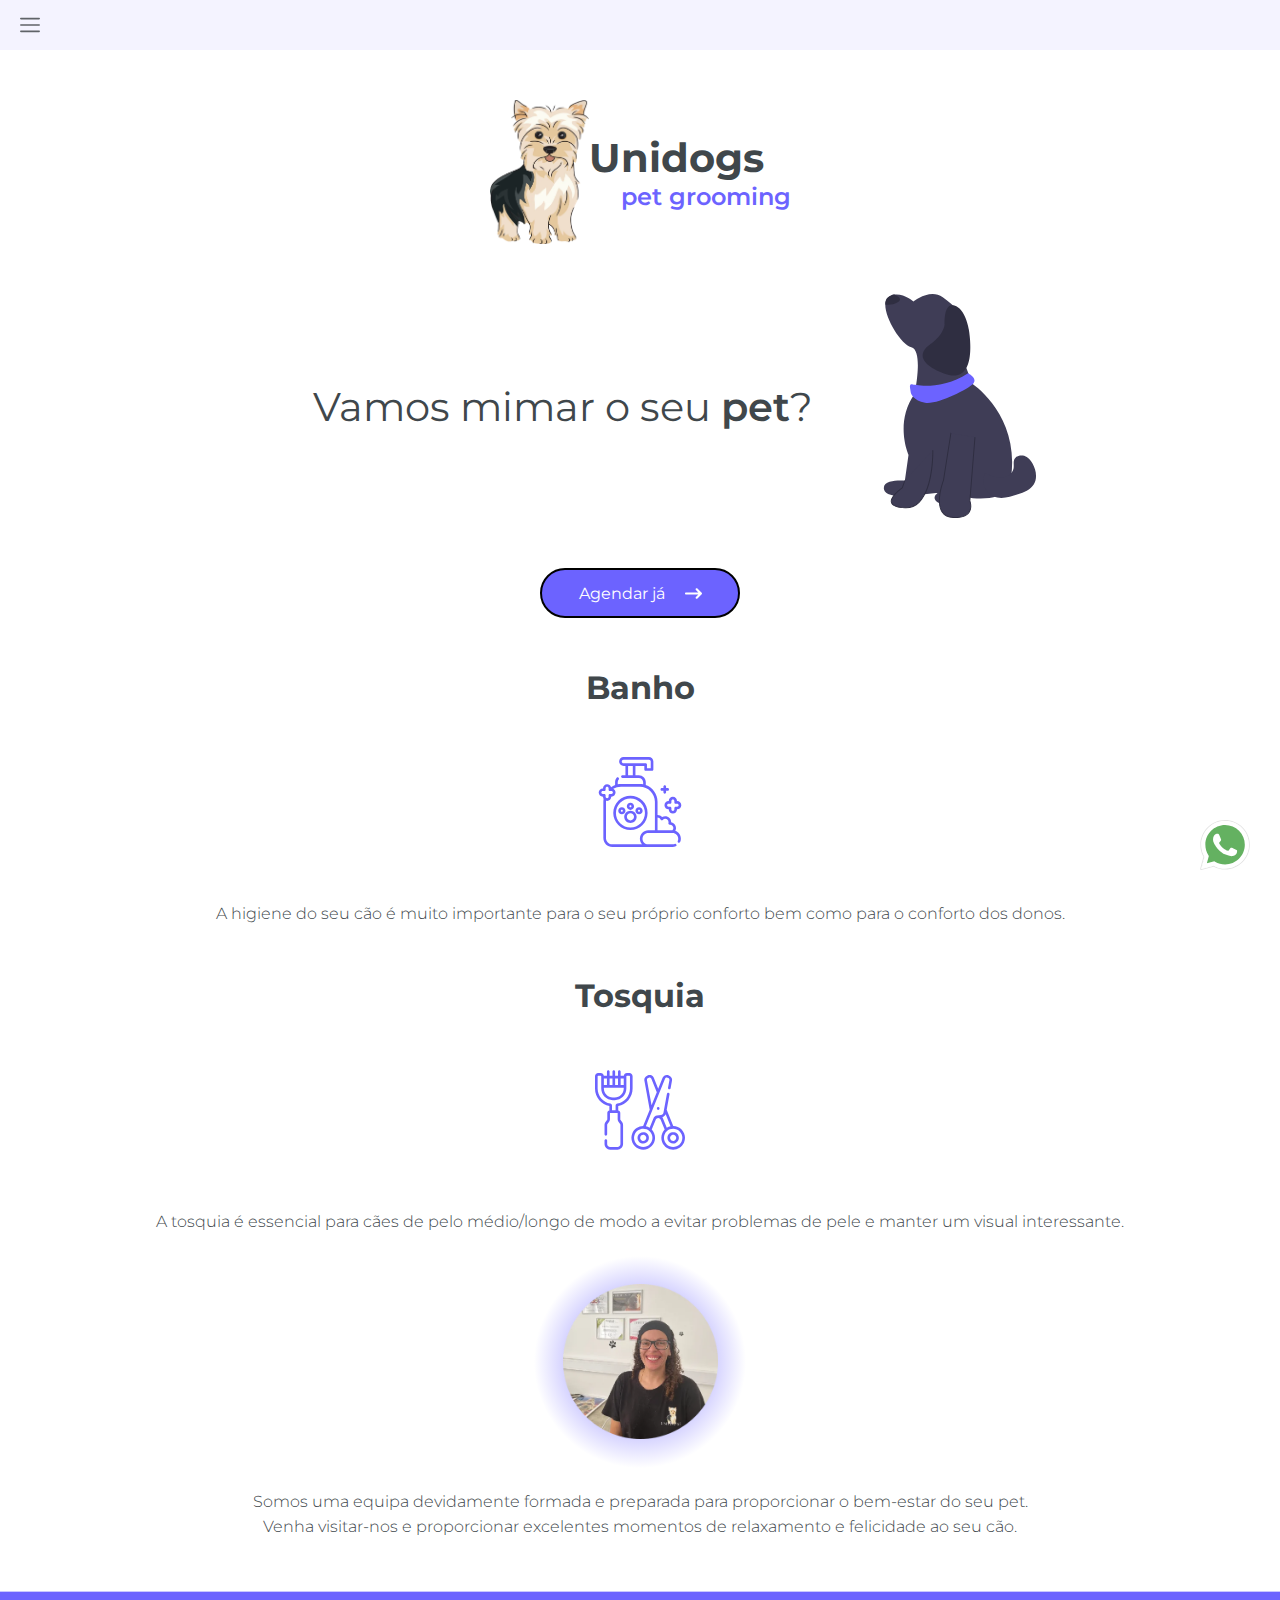
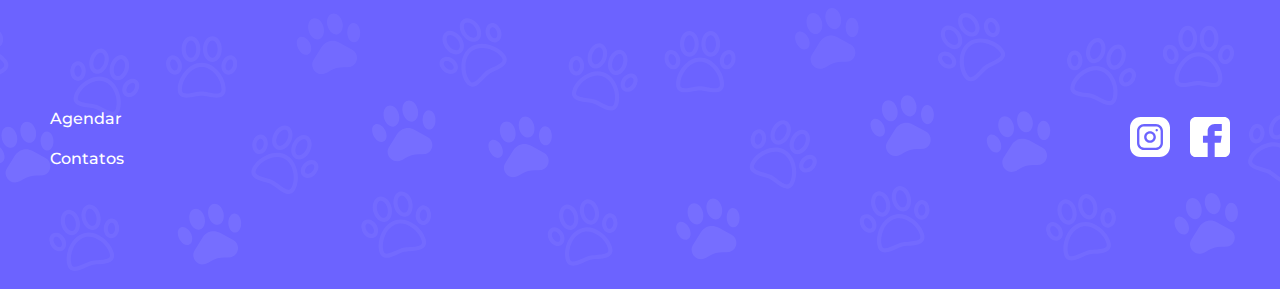
<file: index.html>
<!DOCTYPE html>
<html lang="pt">
    <head>
      <meta charset="UTF-8" />
      <meta name="description" content="Quer mimar o seu pet? A Unidogs Petgrooming é uma pet shop em Lisboa e estamos preparados para prestar excelentes cuidados ao seu cão.">
      <meta http-equiv="X-UA-Compatible" content="IE=edge" />
      <meta name="viewport" content="width=device-width, initial-scale=1.0" />
    <meta name="keywords" content="Pet grooming, Dog grooming, Pet care services, Dog bathing, Pet salon, Animal grooming, Professional groomers, Dog hair trimming, Pet wellness, Dog grooming Lisbon, Pet grooming Portugal, Dog health care, Pet spa services, Animal care, Dog grooming products, Pet grooming tips, Mobile pet grooming, Luxury pet grooming, Eco-friendly pet care, Tosquia de animais, Grooming para cães, Serviços de cuidados com animais, Banho de cão, Salão para animais de estimação, Tosquia animal, Profissionais em grooming, Corte de pelo de cão, Bem-estar animal, Tosquia de cães Lisboa, Grooming de animais Portugal, Cuidado de saúde para cães, Serviços de spa para animais, Cuidado com animais, Produtos para grooming de cães, Dicas de grooming para animais, Grooming móvel para animais, Tosquia de luxo para animais, Cuidados ecológicos para animais, Ofertas de grooming para animais">

      <title>Unidogs</title>
      <link rel="icon" type="image/x-icon" href="svg/favicon.png">
      <link rel="preconnect" href="https://fonts.googleapis.com" />
      <link rel="preconnect" href="https://fonts.gstatic.com" crossorigin />
      <link
        href="https://fonts.googleapis.com/css2?family=Montserrat:wght@300;400;500;600;700&display=swap"
        rel="stylesheet"
      />
      <link rel="stylesheet" href="style.css"/>
      <!-- Google tag (gtag.js) -->
<script async src="https://www.googletagmanager.com/gtag/js?id=G-J7P8L3NVKB"></script>
<script>
  window.dataLayer = window.dataLayer || [];
  function gtag(){dataLayer.push(arguments);}
  gtag('js', new Date());

  gtag('config', 'G-J7P8L3NVKB');
</script>
    </head>
    <div class="side-bar height-100per position-fixed background-color-primary top-0 z-index-3 side-bar-collapsed">
      <div class="side-bar-header flex align-center height-50px">
        <img class="side-bar-close-icon bar-icon" src="svg/close-icon.svg" alt="">
      </div>
      <div class="side-bar-links margin-top-50px align-justify-center flex text-align-center">
        <ul>
          <li class="side-bar-item text-color-white"> <a href="index.html">Home</a></li>
          <li class="side-bar-item text-color-white"> <a href="https://wa.me/351966403681" target="_blank">Agendar</a></li>
          <li class="side-bar-item text-color-white"> <a href="https://instagram.com/unidogs_petgrooming" target="_blank">Galeria</a></li>
          <li class="side-bar-item text-color-white"> <a href="contacts.html">Contatos</a></li>
        </ul>
      </div>
    </div>
    <div class="whatsapp-button position-fixed z-index-2">
      <a href="https://wa.me/351966403681" target="_blank">
      <img class="whatsapp-icon" src="svg/whatsapp.svg" alt="whatsapp">
  </a>
  </div>
    <body>
    <div class="content"> 
      <header>
        <nav>
          <div class="nav-bar position-fixed flex align-center width-100vw height-50px top-0 z-index-2">
            <div class="icon-wrapper flex align-justify-center position-absolute border-radius-100">
              <img class="menu-bar bar-icon position-relative" src="svg/menu-icon.svg" alt="menu-bar" />
            </div>
          </div>
        </nav>
      </header>
      <main>
        <section class="header-section position-relative width-100vw">
          <div class="header-flex flex align-justify-center width-100vw">
            <img class="logo" src="img/unidogs-logo.webp" alt="logo" />
            <div class="brand-text">
              <h1 class="brand-name text-color-secondary font-weight-700">Unidogs</h1>
              <h2 class="brand-name-secondary text-color-secondary font-weight-600">pet grooming</h2>
            </div>
          </div>
        </section>
        <section class="call-to-action position-relative width-100vw margin-top-50px">
          <div class="call-to-action-flex flex align-justify-center">
            <div class="cta-text-wrapper text-align-center">
              <p class="call-to-action-text text-color-secondary font-weight-400">
                Vamos mimar o seu <span class="pet-text font-weight-600">pet</span>?
              </p>
            </div>
            <img class="dog-image" src="svg/dog.svg" alt="dog-image" />
          </div>
          <div class="button-wrapper position-relative flex justify-center width-100vw margin-top-50px">
            <a
              class="whatsapp-link"
              href="https://wa.me/351966403681"
              target="_blank"
            >
              <div class="button flex align-justify-center background-color-primary height-50px border-radius-100">
                <p class="button-text text-color-white font-size-16 font-weight-400">Agendar já</p>
                <img
                  class="button-arrow-right"
                  src="svg/arrow-right.svg"
                  alt="arrow-right"
                />
              </div>
            </a>
          </div>
        </section>
  
        <section class="services-wrapper position-relative">
          <div class="services flex justify-center flex-dir-column">
            <div class="item-1 text-align-center margin-top-50px">
              <h1 class="service-title text-color-secondary font-weight-700">Banho</h1>
              <img
                class="service-img margin-top-50px"
                src="svg/icon_pet_shampoo.svg"
                alt="pet-shampoo"
              />
              <p class="services-text text-color-secondary font-size-16 font-weight-300 margin-top-50px">
                A higiene do seu cão é muito importante para o seu próprio
                conforto bem como para o conforto dos donos.
              </p>
            </div>
            <div class="item-2 text-align-center margin-top-50px">
              <h1 class="service-title text-color-secondary font-weight-700">Tosquia</h1>
              <img
                class="service-img margin-top-50px"
                src="svg/icon_pet_grooming.svg"
                alt="pet-grooming"
              />
              <p class="services-text text-color-secondary font-size-16 font-weight-300 margin-top-50px">
                A tosquia é essencial para cães de pelo médio/longo de modo a
                evitar problemas de pele e manter um visual interessante.
              </p>
            </div>
          </div>
        </section>
  
        <section class="presentation-wrapper position-relative margin-top-50px">
          <div class="presentation flex align-justify-center">
            <img src="img/mary-mattos.webp" alt="" class="profile-picture z-index-1" />
            <div class="profile-gradient position-absolute"></div>
          </div>
          <div class="presentation-text-wrapper margin-top-50px">
            <p class="presentation-text">
              <p class="presentation-text text-color-secondary font-size-16 font-weight-300 text-align-center">
                Somos uma equipa devidamente formada e preparada para proporcionar o bem-estar do seu pet.
              </p>
              <p class="presentation-text text-color-secondary font-size-16 font-weight-300 text-align-center">
                Venha visitar-nos e proporcionar excelentes momentos de relaxamento e felicidade ao seu cão.
              </p>
            </p>        
          </div>
        </section>
      </main>
    </div> 
      <footer class="position-relative margin-top-50px height-300px">
        <div class="paw-footer">
          <img class="paw-footer-img width-100vw height-300px" src="svg/paws_footer.svg" alt="">
        <div class="footer-links position-absolute flex align-center width-100vw height-300px text-color-white font-size-16 font-weight-500 top-0">
            <ul>
              <li class="footer-item"><a href="https://wa.me/351966403681" target="_blank">Agendar</a></li>
              <li class="footer-item"><a href="contacts.html">Contatos</a></li>
            </ul>
          </div>
          <div class="social-media-icons text-color-white position-absolute flex align-justify-center height-300px">
            <a href="https://instagram.com/unidogs_petgrooming" target="_blank"> <img class="instagram-icon" src="svg/instagram-icon.svg" alt="instagram"> </a>
            <a href="https://www.facebook.com/Unidogs_Petgrooming-104316328724080" target="_blank"> <img class="facebook-icon" src="svg/facebook-icon.svg" alt="facebook"></a>
          </div>
        </div>
      </footer>
      <script src="app.js"></script>
    </body>
    </html>
</file>
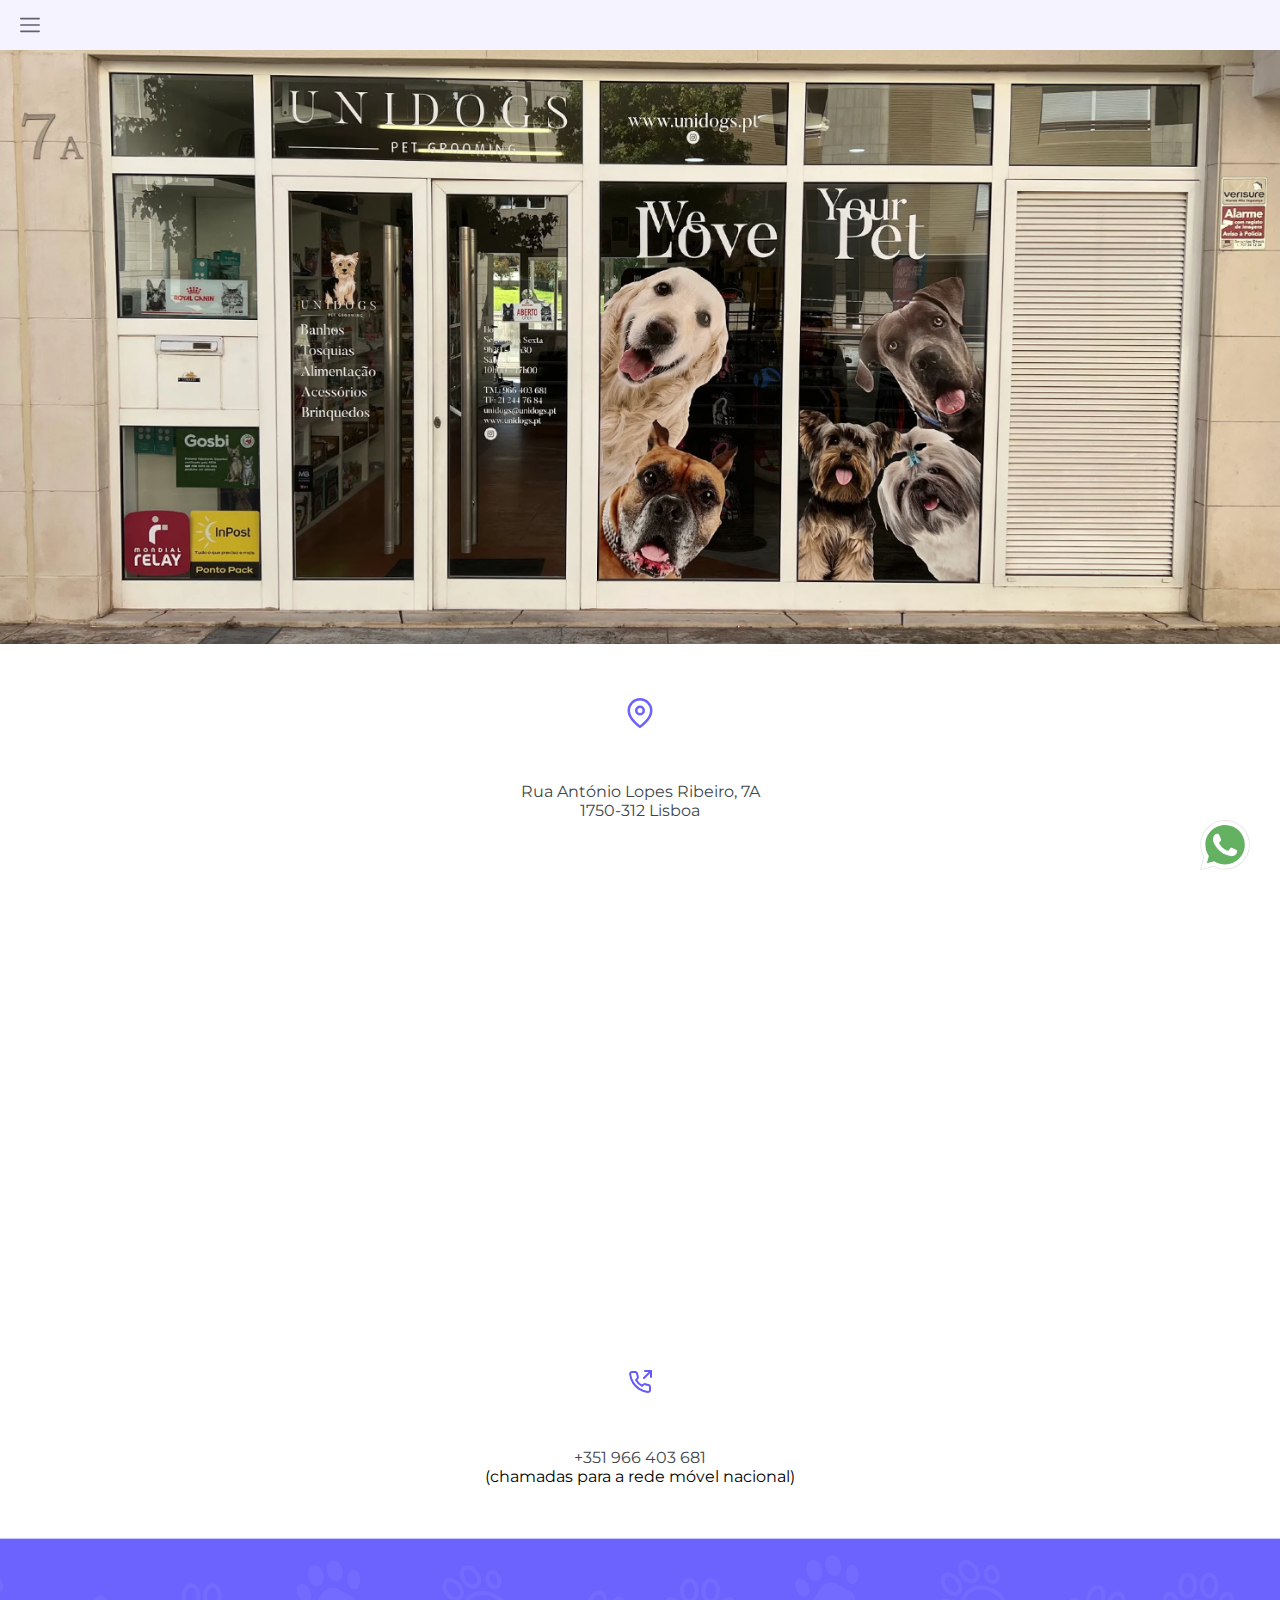
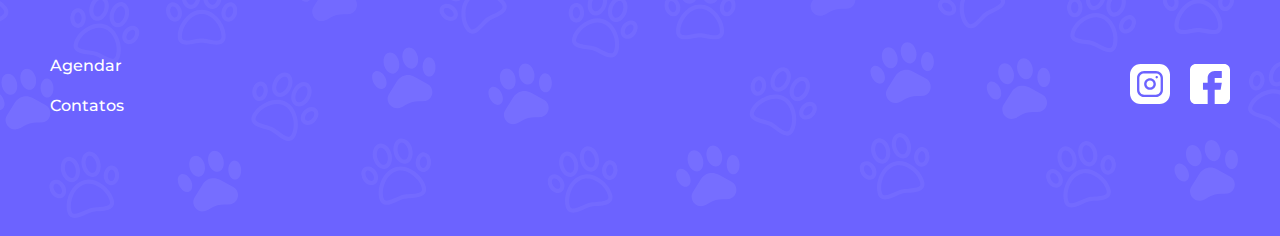
<file: contacts.html>
<!DOCTYPE html>
<html lang="pt">
  <head>
    <meta charset="UTF-8" />
    <meta name="description" content="Quer mimar o seu pet? A Unidogs Petgrooming é uma petshop em Lisboa e estamos preparados para prestar excelentes cuidados ao seu cão.">
    <meta http-equiv="X-UA-Compatible" content="IE=edge" />
    <meta name="viewport" content="width=device-width, initial-scale=1.0" />
    <meta name="keywords" content="Pet grooming, Dog grooming, Pet care services, Dog bathing, Pet salon, Animal grooming, Professional groomers, Dog hair trimming, Pet wellness, Dog grooming Lisbon, Pet grooming Portugal, Dog health care, Pet spa services, Animal care, Dog grooming products, Pet grooming tips, Mobile pet grooming, Luxury pet grooming, Eco-friendly pet care, Tosquia de animais, Grooming para cães, Serviços de cuidados com animais, Banho de cão, Salão para animais de estimação, Tosquia animal, Profissionais em grooming, Corte de pelo de cão, Bem-estar animal, Tosquia de cães Lisboa, Grooming de animais Portugal, Cuidado de saúde para cães, Serviços de spa para animais, Cuidado com animais, Produtos para grooming de cães, Dicas de grooming para animais, Grooming móvel para animais, Tosquia de luxo para animais, Cuidados ecológicos para animais, Ofertas de grooming para animais">
    <title>Contatos</title>
    <link rel="preconnect" href="https://fonts.googleapis.com" />
    <link rel="preconnect" href="https://fonts.gstatic.com" crossorigin />
    <link
      href="https://fonts.googleapis.com/css2?family=Montserrat:wght@300;400;500;600;700&display=swap"
      rel="stylesheet"
    />
    <link rel="stylesheet" href="style.css" />
    <link rel="icon" type="image/x-icon" href="svg/favicon.png" />
  </head>
  <body>
    <div
      class="side-bar height-100per position-fixed background-color-primary top-0 z-index-3"
    >
      <div class="side-bar-header flex align-center height-50px">
        <img
          class="side-bar-close-icon bar-icon"
          src="svg/close-icon.svg"
          alt=""
        />
      </div>
      <div
        class="side-bar-links margin-top-50px align-justify-center flex text-align-center"
      >
        <ul>
          <li class="side-bar-item text-color-white">
            <a href="index.html">Home</a>
          </li>
          <li class="side-bar-item text-color-white">
            <a href="https://wa.me/351966403681" target="_blank">Agendar</a>
          </li>
          <li class="side-bar-item text-color-white">
            <a href="https://instagram.com/unidogs_petgrooming" target="_blank"
              >Galeria</a
            >
          </li>
          <li class="side-bar-item text-color-white">
            <a href="contacts.html">Contatos</a>
          </li>
        </ul>
      </div>
    </div>
    <div class="whatsapp-button position-fixed z-index-2">
      <a href="https://wa.me/351966403681" target="_blank">
        <img class="whatsapp-icon" src="svg/whatsapp.svg" alt="whatsapp" />
      </a>
    </div>
    <div class="content">
      <header>
        <nav>
          <div
            class="nav-bar position-fixed flex align-center width-100vw height-50px top-0 z-index-2"
          >
            <div
              class="icon-wrapper flex align-justify-center position-absolute border-radius-100"
            >
              <img
                class="menu-bar bar-icon position-relative"
                src="svg/menu-icon.svg"
                alt="menu-bar"
              />
            </div>
          </div>
        </nav>
      </header>
      <main>
        <section class="header-section-contacts margin-top-50px">
          <img
            class="header-img width-100vw"
            src="img/unidogs_store.webp"
            alt="store"
          />
        </section>
        <section
          class="contact-info margin-top-50px flex align-center text-align-center"
        >
          <div class="address-info">
            <img class="address-icon" src="svg/map.svg" alt="map-icon" />
            <p
              class="address-line-1 text-color-secondary font-size-16 margin-top-50px"
            >
              Rua António Lopes Ribeiro, 7A
            </p>
            <p class="address-line-2 text-color-secondary font-size-16">
              1750-312 Lisboa
            </p>
          </div>
          <iframe
            src="https://www.google.com/maps/embed?pb=!1m18!1m12!1m3!1d3110.840604023121!2d-9.155912784187372!3d38.76735977959107!2m3!1f0!2f0!3f0!3m2!1i1024!2i768!4f13.1!3m3!1m2!1s0xd19337a12cecb2f%3A0xb9f5a2f6e2e1e4c5!2sUnidogs%20Petgrooming!5e0!3m2!1sen!2spt!4v1663364342465!5m2!1sen!2spt"
            width="100%"
            height="450"
            style="border: 0; margin-top: 50px"
            allowfullscreen=""
            loading="lazy"
            referrerpolicy="no-referrer-when-downgrade"
            title="Google Maps"
          ></iframe>
          <div class="address-info margin-top-50px">
            <img src="svg/phone.svg" alt="phone-icon" />
            <p
              class="phone-line text-color-secondary font-size-16 margin-top-50px"
            >
              <a href="tel:+351966403681">+351 966 403 681</a>
              <p>(chamadas para a rede móvel nacional)</p>
            </p>
          </div>
        </section>
      </main>
    </div>
    <footer class="position-relative margin-top-50px height-300px">
      <div class="paw-footer">
        <img class="paw-footer-img width-100vw height-300px" src="svg/paws_footer.svg" alt="">
      <div class="footer-links position-absolute flex align-center width-100vw height-300px text-color-white font-size-16 font-weight-500 top-0">
          <ul>
            <li class="footer-item"><a href="https://wa.me/351966403681" target="_blank">Agendar</a></li>
            <li class="footer-item"><a href="contacts.html">Contatos</a></li>
          </ul>
        </div>
        <div class="social-media-icons text-color-white position-absolute flex align-justify-center height-300px">
          <a href="https://instagram.com/unidogs_petgrooming" target="_blank"> <img class="instagram-icon" src="svg/instagram-icon.svg" alt="instagram"> </a>
          <a href="https://www.facebook.com/Unidogs_Petgrooming-104316328724080" target="_blank"> <img class="facebook-icon" src="svg/facebook-icon.svg" alt="facebook"></a>
        </div>
      </div>
    </footer>
    <script src="app.js"></script>
  </body>
</html>
</file>
<file: style.css>
/* Global variables */

:root {
  --color-navbar: #f4f3ff;
  --color-primary: #6c63ff;
  --color-secondary: #40474b;
  --line-height-primary: 25px;
  --default-margin: 50px;
  --default-padding: 50px;
}

* {
  margin: 0;
  padding: 0;
  font-family: "Montserrat", sans-serif;
}

html,
body {
  height: 100%;
}

/**** Default properties ****/

.position-fixed {
  position: fixed;
}

.position-relative {
  position: relative;
}

.position-absolute {
  position: absolute;
}

.flex {
  display: flex;
}

.flex-dir-column {
  flex-direction: column;
}

.align-justify-center {
  align-items: center;
  justify-content: center;
}

.align-center {
  align-items: center;
}

.justify-center {
  justify-content: center;
}

.text-align-center {
  text-align: center;
}

.width-100vw {
  width: 100vw;
}

.height-100per {
  height: 100%;
}

.height-50px {
  height: 50px;
}

.height-300px {
  height: 300px;
}

.text-color-primary {
  color: var(--color-primary);
}

.text-color-secondary {
  color: var(--color-secondary);
}

.background-color-primary {
  background-color: var(--color-primary);
}

.text-color-white {
  color: #ffffff;
}

.font-size-16 {
  font-size: 16px;
}

.font-weight-300 {
  font-weight: 300;
}

.font-weight-400 {
  font-weight: 400;
}

.font-weight-500,
.side-bar-item:hover {
  font-weight: 500;
}

.font-weight-600 {
  font-weight: 600;
}

.font-weight-700 {
  font-weight: 700;
}

.margin-top-50px {
  margin-top: var(--default-margin);
}

.border-radius-100 {
  border-radius: 100px;
}

.top-0 {
  top: 0;
}

.z-index-0 {
  z-index: 0;
}

.z-index-1 {
  z-index: 1;
}

.z-index-2 {
  z-index: 2;
}

.z-index-3 {
  z-index: 3;
}

/**** Custom properties ****/

.button {
  width: 200px;
}

.presentation-text,
.services-text {
  padding-left: var(--default-padding);
  padding-right: var(--default-padding);
}

.brand-name,
.call-to-action-text {
  font-size: 40px;
}

.services-text,
.presentation-text {
  line-height: var(--line-height-primary);
}

.nav-bar,
.side-bar-header {
  background-color: var(--color-navbar);
}

.menu-bar,
.side-bar-close-icon {
  width: 20px;
  height: 20px;
}

.logo {
  width: 99px;
  height: 144px;
}

.brand-name-secondary {
  color: var(--color-primary);
  font-size: 24px;
  margin-left: 32px;
}

.cta-text-wrapper {
  width: 50%;
}

.dog-image {
  width: 154px;
  height: 224px;
}

.button {
  border: 2px solid #000000;
  box-sizing: border-box;
}

.button:hover {
  border: 3px solid #000000;
}

.button:hover img {
  transform: translateX(15px);
}

.button-arrow-right {
  width: 17px;
  height: 17px;
  margin-left: 20px;
  transition: transform 1s;
}

.services {
  flex-wrap: wrap;
}

.service-title {
  font-size: 32px;
}

a,
a:hover,
a:visited,
a:active {
  color: inherit;
  text-decoration: none;
}

.profile-picture {
  width: 155px;
  height: 155px;
}

.profile-gradient {
  width: 212px;
  height: 212px;
  background: radial-gradient(
    50% 50% at 50% 50%,
    #6c63ff 0%,
    rgba(98, 88, 255, 0) 100%
  );
}

.footer-links {
  line-height: 40px;
}

ul {
  list-style: none;
}

.call-to-action {
  height: min-content;
}

.header-section {
  margin-top: 100px;
}

.social-media-icons {
  top: 0;
  right: 0;
  padding-right: 50px;
}

.instagram-icon {
  width: 40px;
  height: 40px;
}

.facebook-icon {
  padding-left: 20px;
  width: 40px;
  height: 40px;
}

.contact-info {
  flex-direction: column;
}

.address-icon {
  width: 30px;
  height: 30px;
}

.whatsapp-button {
  right: 30px;
  bottom: 30px;
}

.whatsapp-icon,
.whatsapp-button {
  width: 50px;
  height: 50px;
}

.side-bar {
  width: 300px;
  visibility: hidden;
  -webkit-transform: translate3d(0, 0, 100px);
  transform: translate3d(0, 0, 100px);
  box-shadow: 0 2px 3px 0 rgb(48 48 48 / 30%),
    0 6px 10px 4px rgb(48 48 48 / 15%);
}

.side-bar-open {
  visibility: visible;
  opacity: 1;
  transition: visibility 0s linear 0s, opacity 500ms;
}

.side-bar-collapsed {
  visibility: hidden;
  opacity: 0;
  transition: visibility 0s linear 500ms, opacity 500ms;
}

.icon-wrapper:hover {
  background-color: rgba(60, 64, 67, 0.08);
}

.icon-wrapper {
  background-color: rgba(60, 64, 67, 0);
  width: 40px;
  height: 40px;
  margin-left: 10px;
}

.side-bar-header {
  justify-content: flex-end;
}

.side-bar-close-icon {
  margin-right: 20px;
}

.bar-icon {
  cursor: pointer;
}

.side-bar-item {
  margin-bottom: 40px;
}

.footer-item {
  margin-left: 50px;
}

.service-img {
  width: 90px;
  height: 90px;
}

.paw-footer-img {
  object-fit: cover;
}

footer {
  overflow: hidden;
}
</file>
